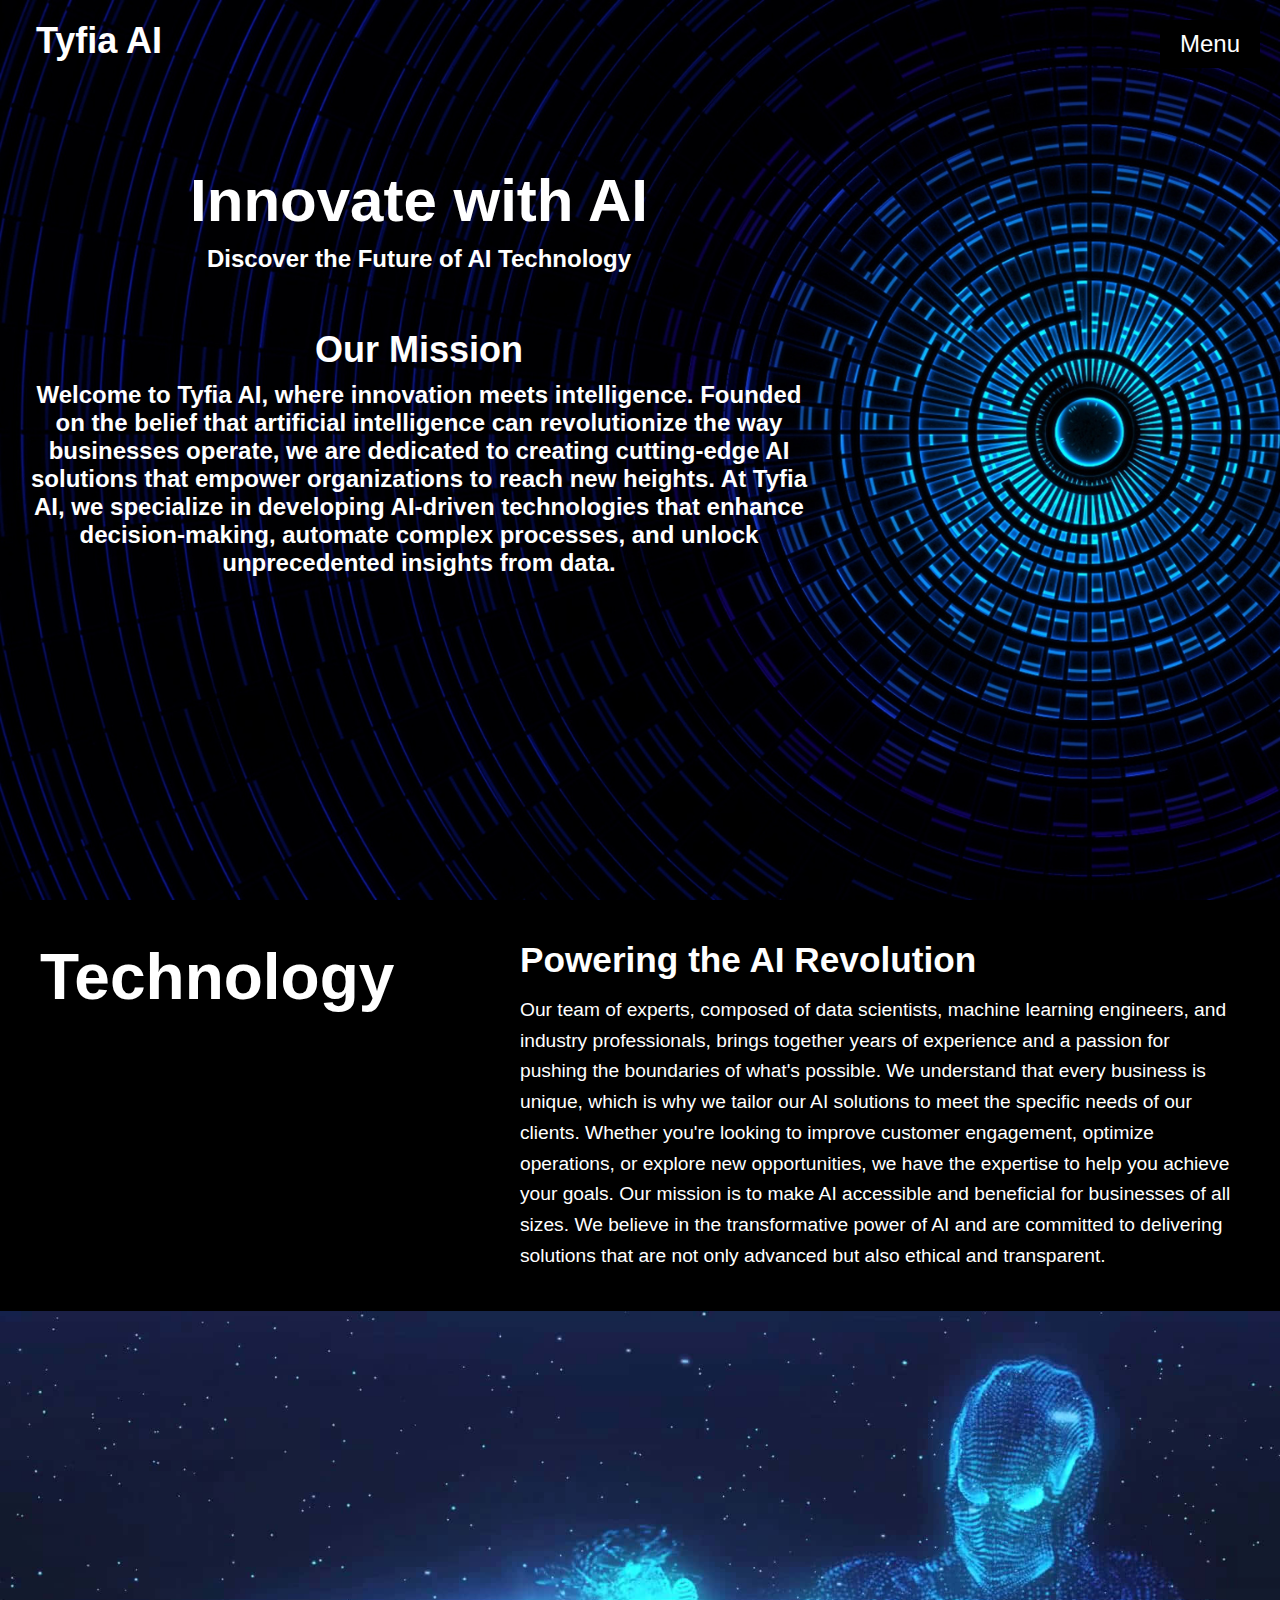
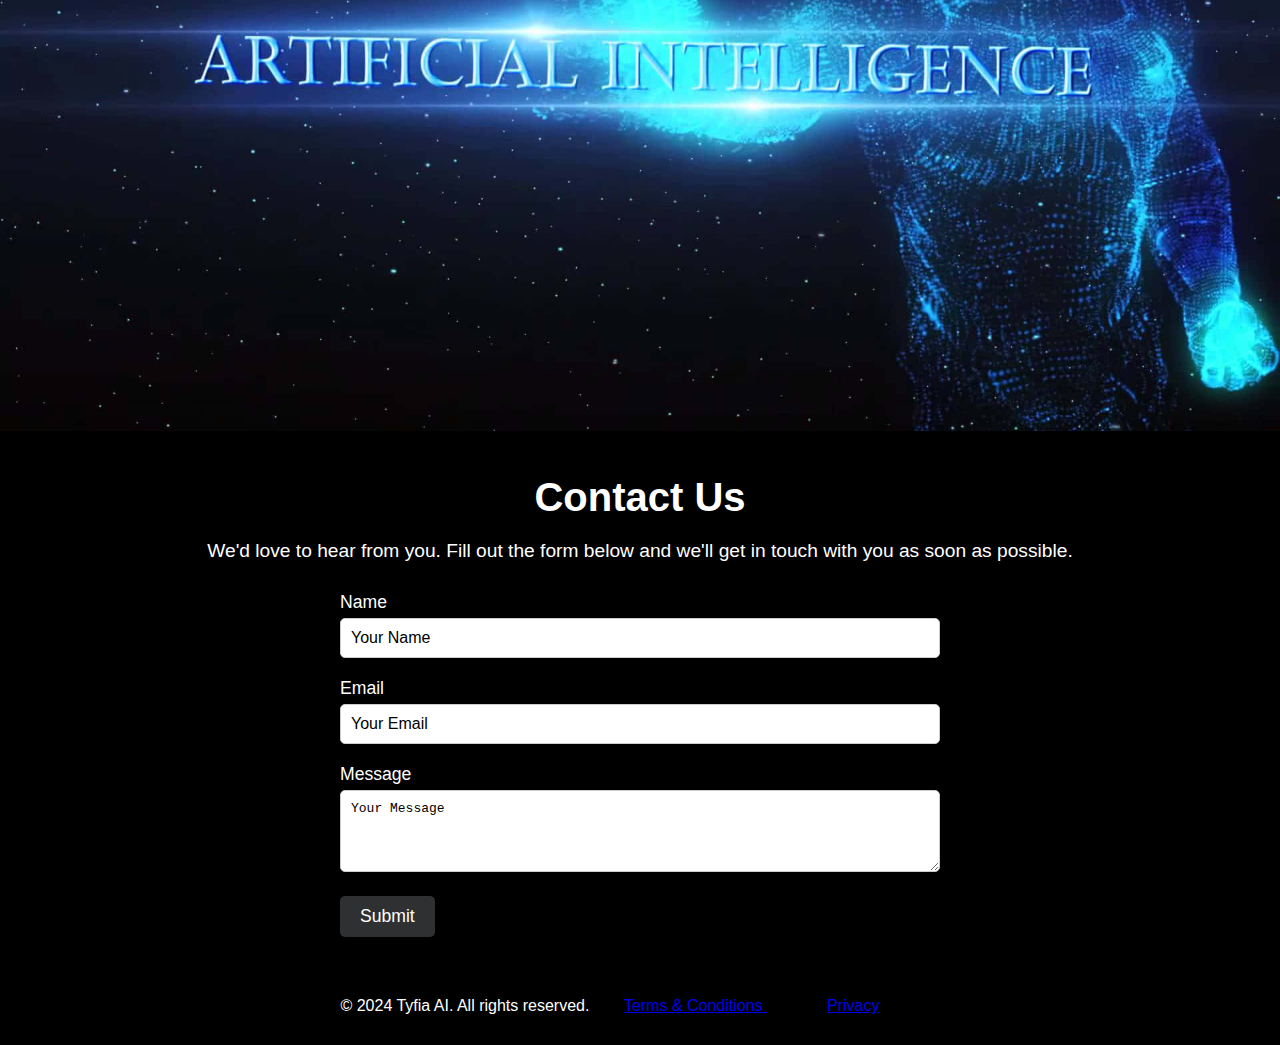
<file: index.html>
<!DOCTYPE html>
<html lang="en">
<head>
  <meta charset="UTF-8">
  <meta name="viewport" content="width=device-width, initial-scale=1.0">
  <title>Tyfia AI</title>
  <link rel="stylesheet" href="styles.css">
</head>
<body>
  <!-- Main content section -->
  <div id="home" class="main-content">
    <!-- Left section with background image -->
    <div class="left-section">
        <div class="header-left">
            <h2>Tyfia AI</h2>
            <br>
            <br>
            <br>
            <div class="centered-text">
                <h1>Innovate with AI</h1>
                <p>Discover the Future of AI Technology</p>
                <br>
                <br>
                <div class="mission-frame">
                  <h3>Our Mission</h3>
                  <p>
                    Welcome to Tyfia AI, where innovation meets intelligence. Founded on the belief that artificial intelligence can revolutionize the way businesses operate, we are dedicated to creating cutting-edge AI solutions that empower organizations to reach new heights.

                    At Tyfia AI, we specialize in developing AI-driven technologies that enhance decision-making, automate complex processes, and unlock unprecedented insights from data.                    
                  </p>
                </div>
            </div>
        </div>
        <div class="menu-container">
            <div class="menu-btn" onclick="toggleMenu()">Menu</div>
            <div class="dropdown-menu" id="dropdown-menu">
              <a href="#home">Home</a>
              <a href="#technology">Technology</a>
              <a href="#contact">Contact</a>
            </div>
        </div>
    </div>
  </div>

  <!-- Technology section -->
  <div id="technology" class="technology-section">
    <div class="technology-layout">
      <div class="tech-title">
        <h1>Technology</h1>
      </div>
      <div class="tech-right-content">
        <h2>Powering the AI Revolution</h2>
        <p>
          Our team of experts, composed of data scientists, machine learning engineers, and industry professionals, 
          brings together years of experience and a passion for pushing the boundaries of what's possible. We 
          understand that every business is unique, which is why we tailor our AI solutions to meet the specific 
          needs of our clients. Whether you're looking to improve customer engagement, optimize operations, or 
          explore new opportunities, we have the expertise to help you achieve your goals. Our mission is to 
          make AI accessible and beneficial for businesses of all sizes. We believe in the transformative power 
          of AI and are committed to delivering solutions that are not only advanced but also ethical and transparent.
        </p>
      </div>
    </div>
  </div>
  <!-- Full-width image after Technology -->
  <div class="full-width-image">
    <img src="full2.jpg" alt="AI Full Width Image After Technology">
  </div>

   <!-- Contact section -->
   <div id="contact" class="contact-section">
    <h2>Contact Us</h2>
    <p>We'd love to hear from you. Fill out the form below and we'll get in touch with you as soon as possible.</p>
    <form id="contact-form" method="post">
      <div class="form-group">
        <label for="name">Name</label>
        <input type="text" id="name" name="name" placeholder="Your Name" required>
      </div>
      <div class="form-group">
        <label for="email">Email</label>
        <input type="email" id="email" name="email" placeholder="Your Email" required>
      </div>
      <div class="form-group">
        <label for="message">Message</label>
        <textarea id="message" name="message" rows="4" placeholder="Your Message" required></textarea>
      </div>
      <button type="submit">Submit</button>
    </form>
  </div>

  <!-- Footer -->
  <footer>
    <div class="footer-container">
      <p>&copy; 2024 Tyfia AI. All rights reserved.        <a href="terms.html">Terms & Conditions </a> <a href="privacy.html">Privacy</a></p>
    </div>
    <div>
      
    </div>
  </footer>

  <script>
    function toggleMenu() {
      var menu = document.getElementById('dropdown-menu');
      menu.classList.toggle('show');
    }
  </script>

    <script type="text/javascript">
        document.getElementById('contact-form').addEventListener('submit', function(event) {
            event.preventDefault(); // Prevent the form from submitting the default way

            // Get form values
            var name = document.getElementById('name').value;
            var email = document.getElementById('email').value;
            var message = document.getElementById('message').value;

            // Create the mailto link
            var mailtoLink = 'mailto:info@tyfia.ai' +
                            '?subject=' + encodeURIComponent('Message from ' + name) +
                            '&body=' + encodeURIComponent('Name: ' + name + '\nEmail: ' + email + '\n\nMessage:\n' + message);

            // Open the user's default email client
            window.location.href = mailtoLink;
        });
    </script>
</body>
</html>
</file>
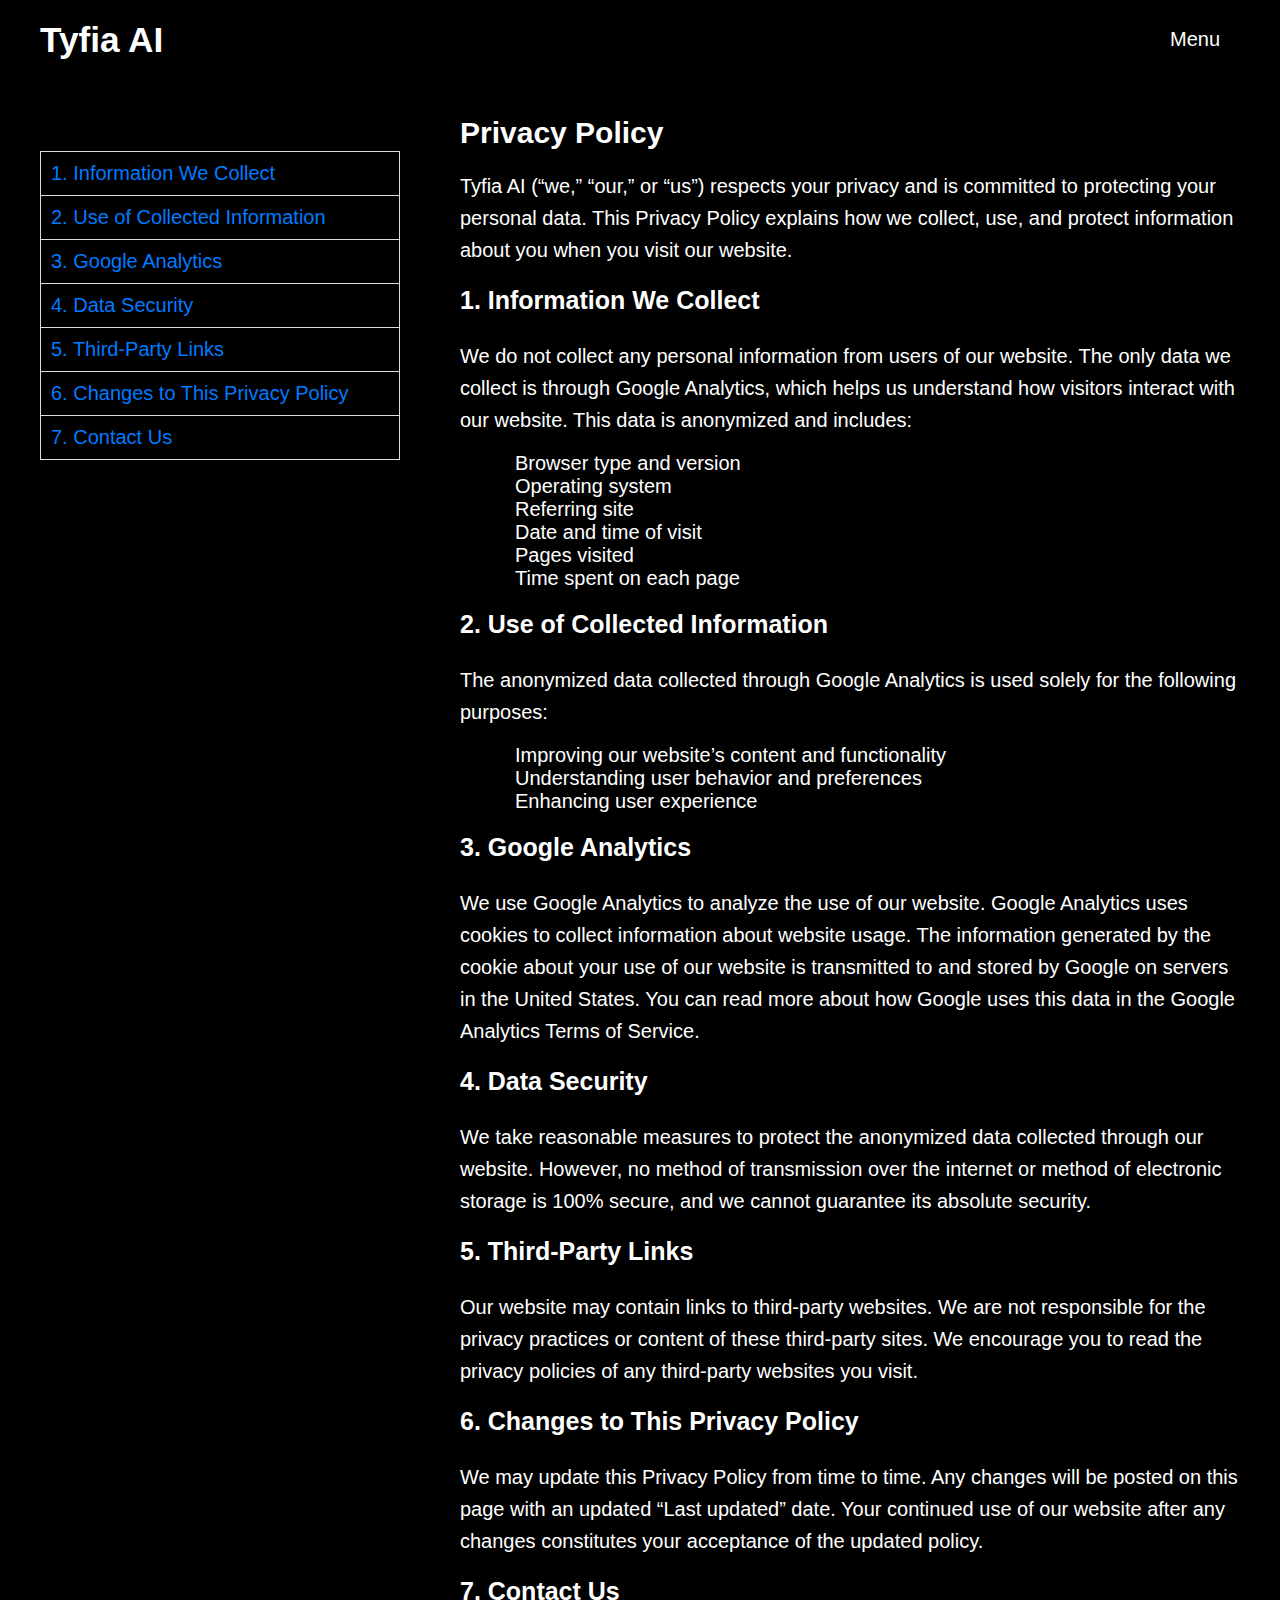
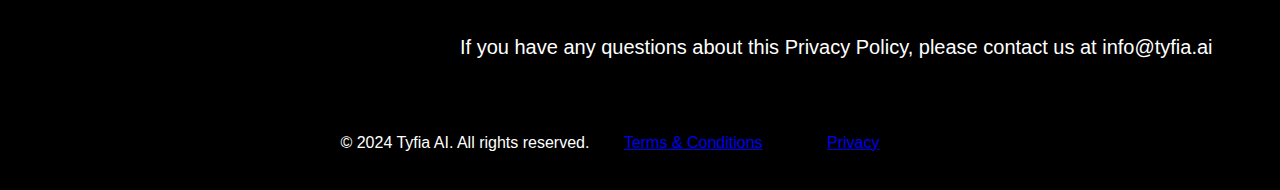
<file: privacy.html>
<!DOCTYPE html>
<html lang="en">
<head>
  <meta charset="UTF-8">
  <meta name="viewport" content="width=device-width, initial-scale=1.0">
  <title>Tyfia AI</title>
  <link rel="stylesheet" href="styles_terms.css">
</head>
<body>
  <!-- Navbar Section -->
  <nav class="navbar">
    <div class="navbar-container">
      <!-- Company Name on the Left -->
      <div class="navbar-brand">
        <a href="index.html#home">Tyfia AI</a> <!-- Replace with your company name -->
      </div>
      
      <div class="menu-container">
        <div class="menu-btn" onclick="toggleMenu()">Menu</div>
        <div class="dropdown-menu" id="dropdown-menu">
          <a href="index.html#home">Home</a>
          <a href="index.html#technology">Technology</a>
          <a href="index.html#contact">Contact</a>
        </div>
      </div>  
    </div>
    
  </nav>
  <script>
    function toggleMenu() {
      var menu = document.getElementById('dropdown-menu');
      menu.classList.toggle('show');
    }
  </script>
  

  <!-- Terms and Conditions Section -->
  <div id="terms" class="terms-section">
    <div class="terms-container">
      <!-- Left side table with links -->
      <div class="terms-table">
        <table>
          <tr>
            <td><a href="#section1">1. Information We Collect</a></td>
          </tr>
          <tr>
            <td><a href="#section2">2. Use of Collected Information</a></td>
          </tr>
          <tr>
            <td><a href="#section3">3. Google Analytics</a></td>
          </tr>
          <tr>
            <td><a href="#section4">4. Data Security</a></td>
          </tr>
          <tr>
            <td><a href="#section5">5. Third-Party Links</a></td>
          </tr>
          <tr>
          <tr>
            <td><a href="#section6">6. Changes to This Privacy Policy</a></td>
          </tr>
          </tr>
            <td><a href="#section7">7. Contact Us</a></td>
          </tr>
        </table>
      </div>
      <!-- Right side Terms and Conditions text -->
      <div class="terms-text">
        <h2>Privacy Policy</h2>
        <p>Tyfia AI (“we,” “our,” or “us”) respects your privacy and is committed to protecting your personal data. This Privacy Policy explains how we collect, use, and protect information about you when you visit our website.</p>
        <h3 id="section1">1. Information We Collect</h3>
        <p>We do not collect any personal information from users of our website. The only data we collect is through Google Analytics, which helps us understand how visitors interact with our website. This data is anonymized and includes:</p>
         <ul> 
          <li>Browser type and version</li>
          <li>Operating system</li>
          <li>Referring site</li>
          <li>Date and time of visit</li>
          <li>Pages visited</li>
          <li>Time spent on each page</li>
        </ul>
        <h3 id="section2">2. Use of Collected Information</h3>
        <p>The anonymized data collected through Google Analytics is used solely for the following purposes:</p>
        <ul> 
          <li>Improving our website’s content and functionality</li>
          <li>Understanding user behavior and preferences</li>
          <li>Enhancing user experience</li>
        </ul>

        <h3 id="section3">3. Google Analytics</h3>
        <p>We use Google Analytics to analyze the use of our website. Google Analytics uses cookies to collect information 
          about website usage. The information generated by the cookie about your use of our website is transmitted to 
          and stored by Google on servers in the United States. You can read more about how Google uses this data in 
          the Google Analytics Terms of Service.</p>

        <h3 id="section4">4. Data Security</h3>
        <p>We take reasonable measures to protect the anonymized data collected through our website. However, no method of transmission over the internet or method of electronic storage is 100% secure, and we cannot guarantee its absolute security.</p>

        <h3 id="section5">5. Third-Party Links</h3>
        <p>Our website may contain links to third-party websites. We are not responsible for the privacy practices or content of these third-party sites. We encourage you to read the privacy policies of any third-party websites you visit.</p>

        <h3 id="section6">6. Changes to This Privacy Policy</h3>
        <p>We may update this Privacy Policy from time to time. Any changes will be posted on this page with an updated “Last updated” date. Your continued use of our website after any changes constitutes your acceptance of the updated policy.</p>
        
        <h3 id="section7">7. Contact Us</h3>
        <p>If you have any questions about this Privacy Policy, please contact us at info@tyfia.ai</p>
      </div>
    </div>
  </div>


  <!-- Footer -->
  <footer>
    <div class="footer-container">
      <p>&copy; 2024 Tyfia AI. All rights reserved.   <a href="terms.html">Terms & Conditions</a>  <a href="privacy.html">Privacy</a></p>
    </div>
    <div>
      
    </div>
  </footer>

  <script>
    function toggleMenu() {
      var menu = document.getElementById('dropdown-menu');
      menu.classList.toggle('show');
    }
  </script>

    <script type="text/javascript">
        document.getElementById('contact-form').addEventListener('submit', function(event) {
            event.preventDefault(); // Prevent the form from submitting the default way

            // Get form values
            var name = document.getElementById('name').value;
            var email = document.getElementById('email').value;
            var message = document.getElementById('message').value;

            // Create the mailto link
            var mailtoLink = 'mailto:info@tyfia.ai' +
                            '?subject=' + encodeURIComponent('Message from ' + name) +
                            '&body=' + encodeURIComponent('Name: ' + name + '\nEmail: ' + email + '\n\nMessage:\n' + message);

            // Open the user's default email client
            window.location.href = mailtoLink;
        });
    </script>
</body>
</html>
</file>
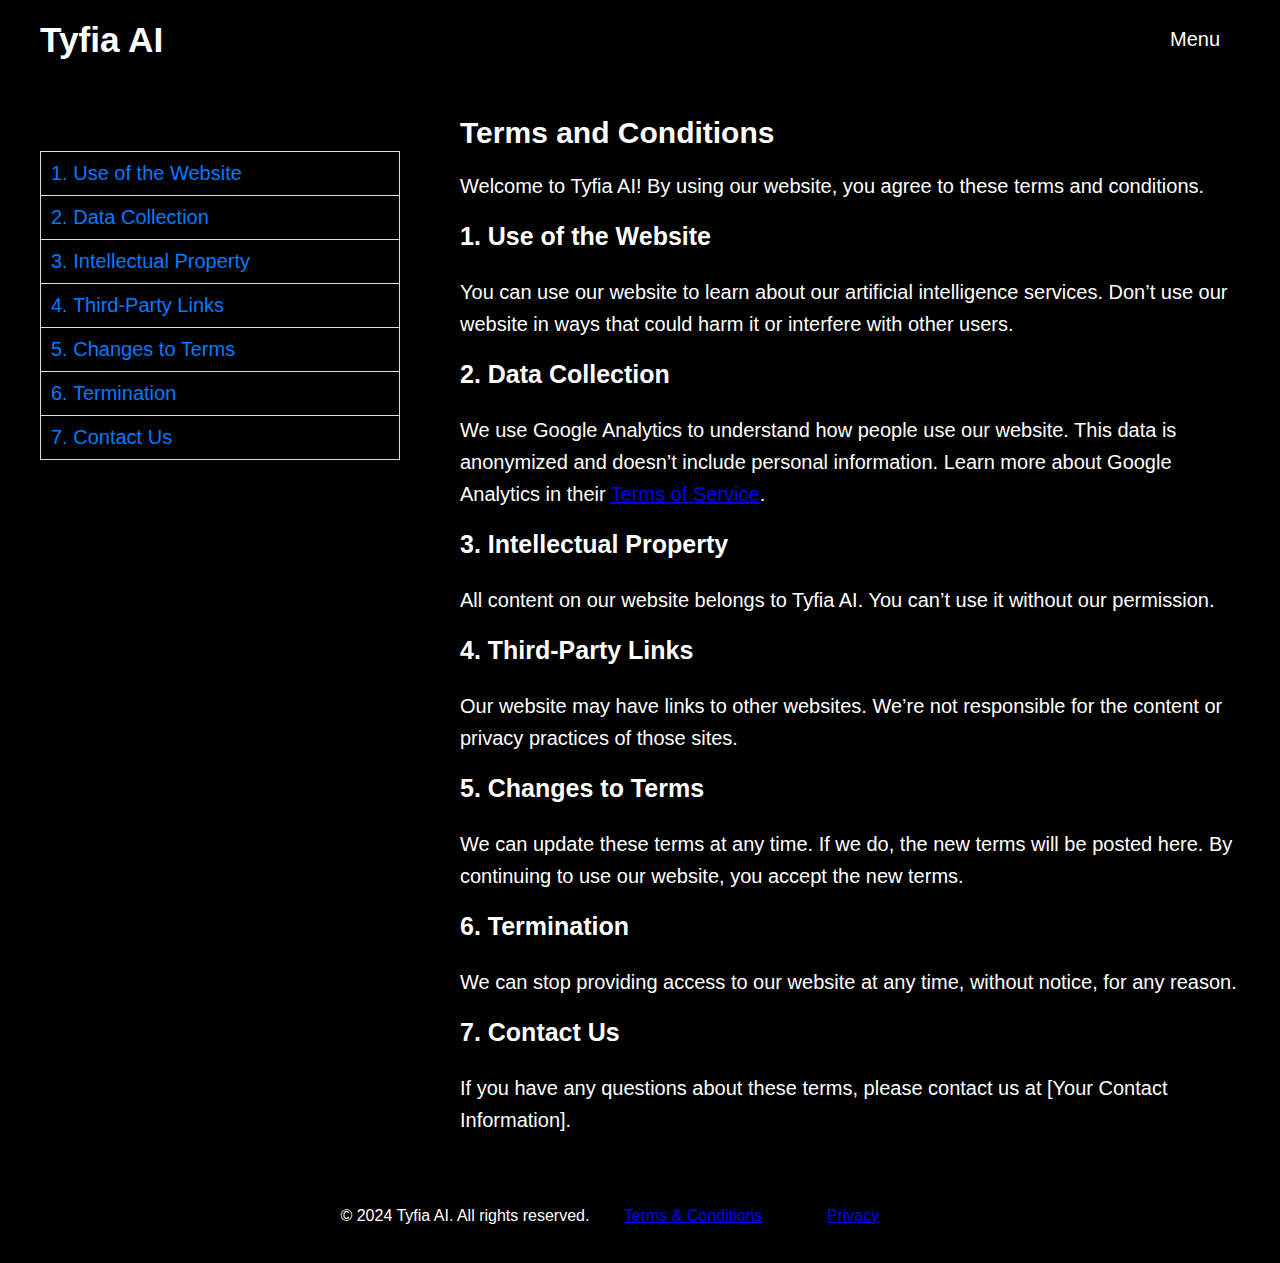
<file: terms.html>
<!DOCTYPE html>
<html lang="en">
<head>
  <meta charset="UTF-8">
  <meta name="viewport" content="width=device-width, initial-scale=1.0">
  <title>Tyfia AI</title>
  <link rel="stylesheet" href="styles_terms.css">
</head>
<body>
  <!-- Navbar Section -->
  <nav class="navbar">
    <div class="navbar-container">
      <!-- Company Name on the Left -->
      <div class="navbar-brand">
        <a href="index.html#home">Tyfia AI</a> <!-- Replace with your company name -->
      </div>
      
      <div class="menu-container">
        <div class="menu-btn" onclick="toggleMenu()">Menu</div>
        <div class="dropdown-menu" id="dropdown-menu">
          <a href="index.html#home">Home</a>
          <a href="index.html#technology">Technology</a>
          <a href="index.html#contact">Contact</a>
        </div>
      </div>  
    </div>
    
  </nav>
  <script>
    function toggleMenu() {
      var menu = document.getElementById('dropdown-menu');
      menu.classList.toggle('show');
    }
  </script>
  

  <!-- Terms and Conditions Section -->
  <div id="terms" class="terms-section">
    <div class="terms-container">
      <!-- Left side table with links -->
      <div class="terms-table">
        <table>
          <tr>
            <td><a href="#section1">1. Use of the Website</a></td>
          </tr>
          <tr>
            <td><a href="#section2">2. Data Collection</a></td>
          </tr>
          <tr>
            <td><a href="#section3">3. Intellectual Property</a></td>
          </tr>
          <tr>
            <td><a href="#section4">4. Third-Party Links</a></td>
          </tr>
          <tr>
            <td><a href="#section5">5. Changes to Terms</a></td>
          </tr>
          <tr>
          <tr>
            <td><a href="#section6">6. Termination</a></td>
          </tr>
          </tr>
            <td><a href="#section7">7. Contact Us</a></td>
          </tr>
        </table>
      </div>
      <!-- Right side Terms and Conditions text -->
      <div class="terms-text">
        <h2>Terms and Conditions</h2>
        <p>Welcome to Tyfia AI! By using our website, you agree to these terms and conditions.</p>
        <h3 id="section1">1. Use of the Website</h3>
        <p>You can use our website to learn about our artificial intelligence services. Don’t use our website in ways that could harm it or interfere with other users.</p>

        <h3 id="section2">2. Data Collection</h3>
        <p>We use Google Analytics to understand how people use our website. This data is anonymized and doesn’t include personal information. Learn more about Google Analytics in their <a href="https://www.google.com/analytics/terms/">Terms of Service</a>.</p>

        <h3 id="section3">3. Intellectual Property</h3>
        <p>All content on our website belongs to Tyfia AI. You can’t use it without our permission.</p>

        <h3 id="section4">4. Third-Party Links</h3>
        <p>Our website may have links to other websites. We’re not responsible for the content or privacy practices of those sites.</p>

        <h3 id="section5">5. Changes to Terms</h3>
        <p>We can update these terms at any time. If we do, the new terms will be posted here. By continuing to use our website, you accept the new terms.</p>

        <h3 id="section6">6. Termination</h3>
        <p>We can stop providing access to our website at any time, without notice, for any reason.</p>
        
        <h3 id="section7">7. Contact Us</h3>
        <p>If you have any questions about these terms, please contact us at [Your Contact Information].</p>
      </div>
    </div>
  </div>


  <!-- Footer -->
  <footer>
    <div class="footer-container">
      <p>&copy; 2024 Tyfia AI. All rights reserved.   <a href="terms.html">Terms & Conditions</a> <a href="privacy.html">Privacy</a></p>
    </div>
    <div>
      
    </div>
  </footer>

  <script>
    function toggleMenu() {
      var menu = document.getElementById('dropdown-menu');
      menu.classList.toggle('show');
    }
  </script>

    <script type="text/javascript">
        document.getElementById('contact-form').addEventListener('submit', function(event) {
            event.preventDefault(); // Prevent the form from submitting the default way

            // Get form values
            var name = document.getElementById('name').value;
            var email = document.getElementById('email').value;
            var message = document.getElementById('message').value;

            // Create the mailto link
            var mailtoLink = 'mailto:info@tyfia.ai' +
                            '?subject=' + encodeURIComponent('Message from ' + name) +
                            '&body=' + encodeURIComponent('Name: ' + name + '\nEmail: ' + email + '\n\nMessage:\n' + message);

            // Open the user's default email client
            window.location.href = mailtoLink;
        });
    </script>
</body>
</html>
</file>
<file: styles.css>
* {
    margin: 0;
    padding: 0;
    box-sizing: border-box;
  }
  
  body {
    font-family: Arial, sans-serif;
    background-color: #000000;
  }
  
  .main-content {
    display: flex;
    height: 100vh;
    width: 100%;
  }
  

  /* Left section with background image */
  .left-section {
    flex: 1;
    background-image: url('left.jpg'); /* Replace with your actual image */
    background-size: cover;
    background-position: center;
    color: white;
    display: flex;
    justify-content: left;
    align-items: center;
    position: relative;
    flex-direction: column;
  }
  
  /* Company name at top center of left image */
  .header-left {
    position: absolute;
    top: 20px;
    padding-left: 70px;
    left: 30%;
    transform: translateX(-50%);
    font-size: 1.5em;
    font-weight: bold;
  }
  
  .header-left h2 {
    padding-left: 30px;
  }

  /* Centered text */
  .centered-text {
    text-align: center;
    padding: 20px;
  }
  
  .centered-text h1 {
    font-size: 2.5em;
    margin-bottom: 10px;
  }

  .centered-text h3 {
    font-size: 1.5em;
    margin-bottom: 10px;
  }
  
  
  .centered-text p {
    font-size: 1em;
  }
  
  /* Full-width image */
  .full-width-image img {
    width: 100%;
    height: auto;
  }
  
  * {
    margin: 0;
    padding: 0;
    box-sizing: border-box;
  }
  
  /* Other section styles */
  
  /* Technology section */
  .technology-section {
    width: 100%;
    background-color: #000000;
    color: white;
    padding: 40px 20px;
  }
  
  .technology-layout {
    display: flex;
    align-items: flex-start;
    justify-content: space-between;
    max-width: 1200px;
    margin: 0 auto;
  }
  
  /* Left side: Technology title */
  .tech-title h1 {
    font-size: 4em;
    font-weight: bold;
    color: white;
  }
  
  /* Right side: Subtitle and text */
  .tech-right-content {
    max-width: 60%;
  }
  
  .tech-right-content h2 {
    font-size: 2.2em;
    margin-bottom: 15px;
    color: white;
  }
  
  .tech-right-content p {
    font-size: 1.2em;
    line-height: 1.6;
    color: white;
  }
  
  /* Responsive adjustments */
  @media (max-width: 850px) {
    .technology-layout {
      flex-direction: column;
      align-items: center;
      text-align: center;
    }

    .technology-section {
      padding-top: 300px;
    }
  
    .tech-title h1 {
      font-size: 3em;
    }
  
    .tech-right-content {
      max-width: 100%;
      margin-top: 20px;
    }
  
    .tech-right-content h2 {
      font-size: 1.8em;
    }
  
    .tech-right-content p {
      font-size: 1em;
    }
  }
  
  
  @media (max-width: 850px) {
    .main-content {
      flex-direction: column;
    }
  
    .left-section, .right-section {
      width: 100%;
    }
    
    .header-left {
        padding-left: 70px;
        left: 35%;
    }

    .centered-text p {
      font-size: 0.7em;
    }

    .technology-section p {
      font-size: 1em;
    }
  }
  
/* Contact section */
.contact-section {
    width: 100%;
    background: linear-gradient(to bottom, #000000, #000000);
    padding: 40px 20px;
    text-align: center;
    color: white;
  }
  
  .contact-section h2 {
    font-size: 2.5em;
    margin-bottom: 20px;
  }
  
  .contact-section p {
    font-size: 1.2em;
    margin-bottom: 30px;
    color: white;
  }
  
  .contact-section form {
    max-width: 600px;
    margin: 0 auto;
    text-align: left;
  }
  
  .form-group {
    margin-bottom: 20px;
  }
  
  .form-group label {
    display: block;
    font-size: 1.1em;
    margin-bottom: 5px;
  }
  
  .form-group input, 
  .form-group textarea {
    width: 100%;
    padding: 10px;
    font-size: 1em;
  }
  
  .form-group textarea {
    resize: vertical;
  }
  
  button[type="submit"] {
    background-color: #2e3031;
    color: rgb(255, 255, 255);
    padding: 10px 20px;
    font-size: 1.1em;
    border: none;
    border-radius: 5px;
    cursor: pointer;
  }
  
  button[type="submit"]:hover {
    background-color: #555;
  }

  .form-group input, 
  .form-group textarea {
    background-color: white; /* Set the background color to white */
    border: 1px solid #ccc;
    padding: 10px;
    border-radius: 5px;
  }

  .form-group ::placeholder {
    color: #000000;
  }
  
  /* Footer */
  footer {
    background: linear-gradient(to right, #000000, #000000);
    color: white;
    padding: 20px 0;
    text-align: center;
  }
  
  .footer-container {
    max-width: 1200px;
    margin: 0 auto;
  }
  
  .footer-container p {
    margin-bottom: 10px;
    padding-right: 30px;
  }

  .footer-container a {
    padding-left: 30px;
    padding-right: 30px;
  }
  
  .footer-container .social-links a {
    color: white;
    text-decoration: none;
    margin: 0 5px;
  }
  
  .footer-container .social-links a:hover {
    text-decoration: underline;
  }
  
  @media (max-width: 850px) {
    .contact-section h2 {
      font-size: 2em;
    }
  
    .contact-section p {
      font-size: 1em;
    }
  
    button[type="submit"] {
      width: 100%;
    }
  }
  

  /* Menu button inside a white rectangle */
.menu-container {
    position: absolute;
    top: 20px;
    right: 20px;
    font-size: 20px;
  }
  
  .menu-btn {
    background-color: rgb(0, 0, 0);
    color: white;
    padding: 10px 20px;
    border-radius: 5px;
    box-shadow: 0px 4px 8px rgba(0, 0, 0, 0.1);
    cursor: pointer;
    font-size: 1.2em;
  }
  
  /* Dropdown Menu Styles */
  .dropdown-menu {
    display: none;
    position: absolute;
    top: 50px;
    right: 20px;
    background-color: rgb(0, 0, 0);
    box-shadow: 0px 4px 8px rgba(255, 255, 255, 0.1);
    border-radius: 5px;
    z-index: 1;
    width: 150px;
  }
  
  .dropdown-menu a {
    display: block;
    padding: 10px 15px;
    text-decoration: none;
    color: white;
    font-size: 1.1em;
  }
  
  .dropdown-menu a:hover {
    background-color: #000000;
  }
  
  /* Show the dropdown when the Menu button is clicked */
  .show {
    display: block;
  }
</file>
<file: styles_terms.css>
/* General Navbar Styling */
.navbar {
    background-color: #000000; /* Navbar background color */
    padding: 10px 20px;
    font-family: Arial, sans-serif;
  }
  
  .navbar-container {
    display: flex;
    justify-content: space-between;
    align-items: center;
    max-width: 1200px;
    margin: 0 auto;
  }

  /* Company Name Styling */
.navbar-brand a {
    color: white;
    font-size: 2.2em;
    text-decoration: none;
    font-weight: bold;
  }
/* Menu container styling */
.menu-container {
    position: relative;
    display: inline-block;
  }
  
  /* Menu button styling */
  .menu-btn {
    background-color: #000000;
    color: white;
    padding: 10px 20px;
    cursor: pointer;
    font-size: 20px;
    border: none;
    border-radius: 4px;
  }
  
  .menu-btn:hover {
    background-color: #000000;
  }
  
  /* Dropdown menu (hidden by default) */
  .dropdown-menu {
    display: none; /* Hidden initially */
    position: absolute;
    background-color: #000000;
    min-width: 160px;
    box-shadow: 0px 8px 16px rgba(0, 0, 0, 0.2);
    z-index: 1;
    flex-direction: column;
  }
  
  /* Dropdown menu links styling */
  .dropdown-menu a {
    color: white;
    padding: 12px 16px;
    text-decoration: none;
    display: block;
    font-size: 20px;
  }
  
  .dropdown-menu a:hover {
    background-color: #000000;
  }
/* Show the dropdown when the Menu button is clicked */
.show {
    display: block;
    }
  /* General section styling */
.terms-section {
    padding: 20px;
    background-color: #000000;
  }
  
  .terms-container {
    display: flex;
    justify-content: space-between;
    max-width: 1200px;
    margin: 0 auto;
  }
  
  /* Left side table styling */
  .terms-table {
    flex-basis: 30%;
    padding-top: 5%;
  }
  
  .terms-table table {
    width: 100%;
    border-collapse: collapse;
  }
  
  .terms-table td {
    padding: 10px;
    border: 1px solid #ddd;
    border-radius: 10px;
    text-align: left;
  }
  
  .terms-table td a {
    text-decoration: none;
    color: #007BFF;
    font-size: 20px;
  }
  
  .terms-table td a:hover {
    text-decoration: underline;
  }
  
  /* Right side terms text styling */
  .terms-text {
    flex-basis: 65%;
    padding-left: 20px;
  }
  
  .terms-text h2 {
    font-size: 30px;
    margin-bottom: 15px;
    color: #ffffff;
  }
  
  .terms-text h3 {
    font-size: 25px;
    margin-top: 20px;
    color: #ffffff;
  }
  
  .terms-text p {
    font-size: 20px;
    line-height: 1.6;
    margin-bottom: 15px;
    color: #ffffff;
  }
  
  /* Responsive design */
  @media (max-width: 800px) {
    .terms-container {
      flex-direction: column;
    }
  
    .terms-text {
      padding-left: 0;
      margin-top: 20px;
    }
  }
  
  
  /* Footer */
  footer {
    background: linear-gradient(to right, #000000, #000000);
    color: white;
    padding: 20px 0;
    text-align: center;
  }
  
  .footer-container {
    max-width: 1200px;
    margin: 0 auto;
  }
  
  .footer-container p {
    margin-bottom: 10px;
    padding-right: 30px;
  }
  
  .footer-container a {
    padding-left: 30px;
    padding-right: 30px;
  }

  .footer-container .social-links a {
    color: white;
    text-decoration: none;
    margin: 0 5px;
  }
  
  .footer-container .social-links a:hover {
    text-decoration: underline;
  }
  
  @media (max-width: 850px) {
    .contact-section h2 {
      font-size: 2em;
    }
  
    .contact-section p {
      font-size: 1em;
    }
  
    button[type="submit"] {
      width: 100%;
    }
  }
  
  ul {
    list-style-type: none; /* Remove default bullet points */
}
ul li {
    position: relative;
    padding-left: 15px;
    color: #ffffff;
    font-size: 20px;
}
ul li:before {
    content: "";
    position: absolute;
    left: 0;
    top: 7px; /* Adjust depending on your text size */
    height: 6px;
    width: 6px;
    border-radius: 50%;
    background-color: black;
}

body {
  font-family: Arial, sans-serif;
  background-color: #000000;
}
</file>
